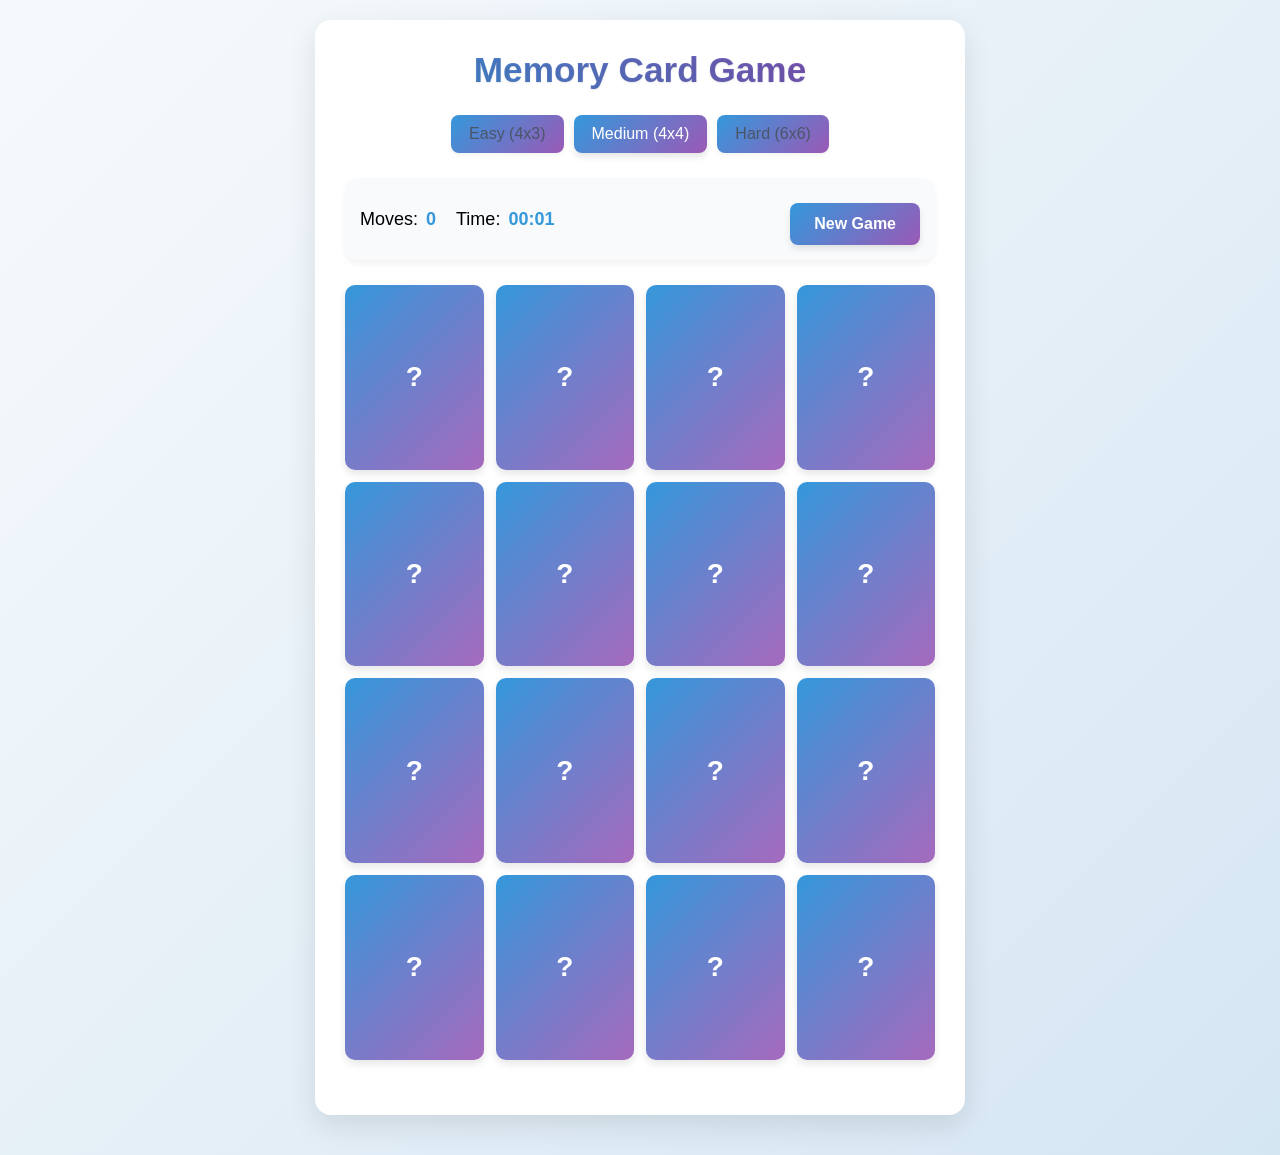
<file: index.html>
<!DOCTYPE html>
<html lang="en">
<head>
    <meta charset="UTF-8">
    <meta name="viewport" content="width=device-width, initial-scale=1.0">
    <title>Memory Card Game</title>
    <link rel="stylesheet" href="style.css">
</head>
<body>
    <div class="game-container">
        <h1>Memory Card Game</h1>
        
        <div class="difficulty-selector">
            <button class="difficulty-btn" data-grid="4x3">Easy (4x3)</button>
            <button class="difficulty-btn active" data-grid="4x4">Medium (4x4)</button>
            <button class="difficulty-btn" data-grid="6x6">Hard (6x6)</button>
        </div>
        
        <div class="game-info">
            <div class="stats">
                <div>Moves: <span id="moves">0</span></div>
                <div>Time: <span id="timer">00:00</span></div>
            </div>
            <div class="controls">
                <button id="new-game">New Game</button>
            </div>
        </div>
        
        <div class="game-grid" id="game-grid"></div>
    </div>
    
    <div class="congratulations" id="congratulations">
        <div class="congratulations-content">
            <h2>Congratulations!</h2>
            <p>You have successfully matched all pairs!</p>
            <div class="score-info">
                <p>Moves: <span id="final-moves">0</span></p>
                <p>Time: <span id="final-time">00:00</span></p>
            </div>
            <button id="play-again">Play Again</button>
        </div>
    </div>
    
    <script src="data.js"></script>
       
    
</body>
</html>
</file>
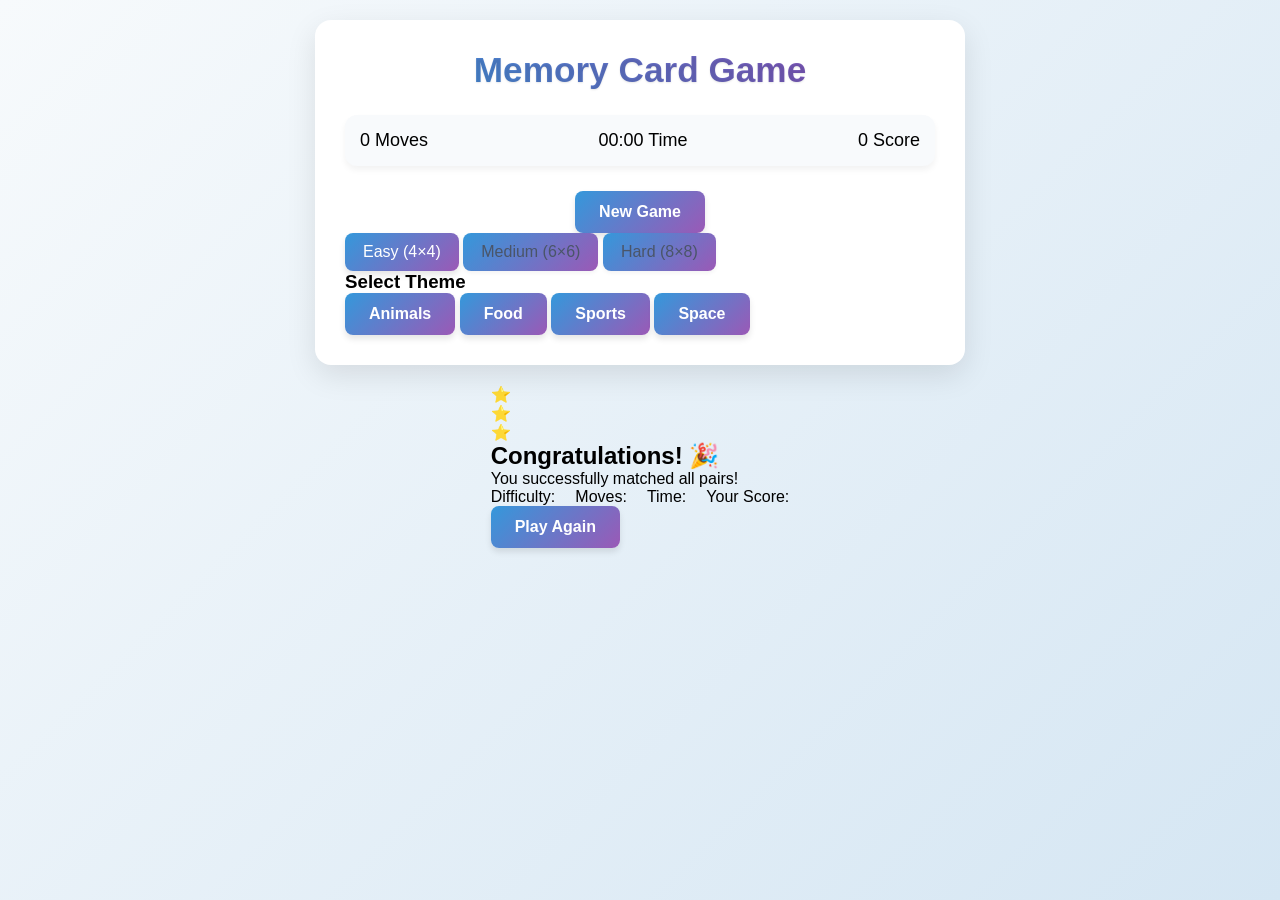
<file: system.html>
<!DOCTYPE html>
<html lang="en">
<head>
    <meta charset="UTF-8">
    <meta name="viewport" content="width=device-width, initial-scale=1.0">
    <title>Memory Card Game</title>
    <link rel="stylesheet" href="style.css">
</head>
<body>
    <div class="game-container">
        <h1>Memory Card Game</h1>
        
        <div class="game-info">
            <div class="info-item">
                <span class="info-value" id="moves">0</span>
                <span class="info-label">Moves</span>
            </div>
            <div class="info-item">
                <span class="info-value" id="timer">00:00</span>
                <span class="info-label">Time</span>
            </div>
            <div class="info-item">
                <span class="info-value" id="score">0</span>
                <span class="info-label">Score</span>
            </div>
        </div>
        
        <div id="memory-grid" class="memory-grid"></div>
        
        <div class="controls">
            <button id="new-game-btn">New Game</button>
        </div>
        
        <div class="difficulty-controls">
            <button class="difficulty-btn active" data-size="4" data-difficulty="easy">Easy (4×4)</button>
            <button class="difficulty-btn" data-size="6" data-difficulty="medium">Medium (6×6)</button>
            <button class="difficulty-btn" data-size="8" data-difficulty="hard">Hard (8×8)</button>
        </div>
        
        <div class="theme-controls">
            <h3>Select Theme</h3>
            <div class="theme-buttons">
                <button class="theme-btn active" data-theme="animals">Animals</button>
                <button class="theme-btn" data-theme="food">Food</button>
                <button class="theme-btn" data-theme="sports">Sports</button>
                <button class="theme-btn" data-theme="space">Space</button>
            </div>
        </div>
    </div>
    
    <div id="congratulations-modal" class="modal">
        <div class="modal-content">
            <div class="modal-stars">
                <div class="star">⭐</div>
                <div class="star">⭐</div>
                <div class="star">⭐</div>
            </div>
            <h2>Congratulations! 🎉</h2>
            <p>You successfully matched all pairs!</p>
            <div class="stats">
                <p>Difficulty: <span id="final-difficulty"></span></p>
                <p>Moves: <span id="final-moves"></span></p>
                <p>Time: <span id="final-time"></span></p>
                <p>Your Score: <span id="final-score" class="score"></span></p>
            </div>
            <button id="play-again-btn">Play Again</button>
        </div>
    </div>

    <script src="data.js"></script>
</body>
</html>
</file>
<file: style.css>
* {
            margin: 0;
            padding: 0;
            box-sizing: border-box;
            font-family: 'Poppins', sans-serif;
        }
        
        body {
            background-color: #f7fafc;
            background-image: linear-gradient(135deg, #f7fafc 0%, #d5e6f3 100%);
            display: flex;
            flex-direction: column;
            align-items: center;
            min-height: 100vh;
            padding: 20px;
        }
        
        .game-container {
            width: 100%;
            max-width: 650px;
            background-color: #fff;
            border-radius: 16px;
            box-shadow: 0 10px 30px rgba(0, 0, 0, 0.1);
            padding: 30px;
            margin-bottom: 20px;
            transform: translateY(0);
            animation: float 6s ease-in-out infinite;
        }
        
        @keyframes float {
            0% { transform: translateY(0px); }
            50% { transform: translateY(-10px); }
            100% { transform: translateY(0px); }
        }
        
        h1 {
            color: #2c3e50;
            text-align: center;
            margin-bottom: 25px;
            font-weight: 700;
            font-size: 2.2rem;
            text-shadow: 0 1px 2px rgba(0,0,0,0.1);
            background: linear-gradient(45deg, #3498db, #8e44ad);
            -webkit-background-clip: text;
            -webkit-text-fill-color: transparent;
        }
        
        .game-info {
            display: flex;
            justify-content: space-between;
            margin-bottom: 25px;
            font-size: 18px;
            background-color: #f8fafc;
            padding: 15px;
            border-radius: 12px;
            box-shadow: 0 4px 6px rgba(0,0,0,0.05);
        }
        
        .stats {
            display: flex;
            gap: 20px;
            font-weight: 500;
        }
        
        .stats div {
            display: flex;
            align-items: center;
            gap: 8px;
        }
        
        .stats div span {
            font-weight: 600;
            color: #3498db;
        }
        
        .game-grid {
            display: grid;
            grid-template-columns: repeat(4, 1fr);
            gap: 12px;
            margin-bottom: 25px;
            perspective: 1000px;
        }
        
        .card {
            aspect-ratio: 3/4;
            perspective: 1000px;
            cursor: pointer;
            transform: scale(1);
            transition: transform 0.3s ease;
        }
        
        .card:hover {
            transform: scale(1.03);
            z-index: 1;
        }
        
        .card.flipped:hover {
            transform: scale(1);
        }
        
        .card-inner {
            position: relative;
            width: 100%;
            height: 100%;
            transform-style: preserve-3d;
            transition: transform 0.6s cubic-bezier(0.175, 0.885, 0.32, 1.275);
            box-shadow: 0 4px 8px rgba(0,0,0,0.1);
            border-radius: 10px;
        }
        
        .card.flipped .card-inner {
            transform: rotateY(180deg);
        }
        
        .card.matched .card-inner {
            box-shadow: 0 0 15px rgba(46, 204, 113, 0.5);
            animation: pulse 1.5s infinite;
        }
        
        @keyframes pulse {
            0% { box-shadow: 0 0 0 0 rgba(46, 204, 113, 0.7); }
            70% { box-shadow: 0 0 0 10px rgba(46, 204, 113, 0); }
            100% { box-shadow: 0 0 0 0 rgba(46, 204, 113, 0); }
        }
        
        .card-face {
            position: absolute;
            width: 100%;
            height: 100%;
            backface-visibility: hidden;
            border-radius: 10px;
            display: flex;
            align-items: center;
            justify-content: center;
            overflow: hidden;
        }
        
        .card-front {
            background: linear-gradient(135deg, #3498db, #9b59b6);
            color: white;
            font-size: 28px;
            font-weight: bold;
        }
        
        .card-front::after {
            content: '';
            position: absolute;
            top: 0;
            left: 0;
            width: 100%;
            height: 100%;
            background: linear-gradient(135deg, transparent, rgba(255,255,255,0.1));
            pointer-events: none;
        }
        
        .card-back {
            background-color: #fff;
            transform: rotateY(180deg);
            border: 2px solid #9b59b6;
            box-shadow: inset 0 0 10px rgba(0,0,0,0.1);
        }
        
        .card-back img {
            max-width: 80%;
            max-height: 80%;
            object-fit: contain;
        }
        
        .controls {
            display: flex;
            justify-content: center;
            margin-top: 10px;
        }
        
        button {
            background: linear-gradient(135deg, #3498db, #9b59b6);
            color: white;
            border: none;
            padding: 12px 24px;
            border-radius: 8px;
            cursor: pointer;
            font-size: 16px;
            font-weight: 600;
            transition: all 0.3s ease;
            box-shadow: 0 4px 6px rgba(0,0,0,0.1);
        }
        
        button:hover {
            transform: translateY(-2px);
            box-shadow: 0 6px 12px rgba(0,0,0,0.15);
        }
        
        button:active {
            transform: translateY(0);
            box-shadow: 0 2px 4px rgba(0,0,0,0.1);
        }
        
        .congratulations {
            display: none;
            position: fixed;
            top: 0;
            left: 0;
            width: 100%;
            height: 100%;
            background-color: rgba(0, 0, 0, 0.85);
            z-index: 10;
            align-items: center;
            justify-content: center;
            opacity: 0;
            transition: opacity 0.3s ease;
        }
        
        .congratulations.show {
            opacity: 1;
        }
        
        .congratulations-content {
            background-color: white;
            padding: 40px;
            border-radius: 16px;
            text-align: center;
            max-width: 80%;
            box-shadow: 0 15px 30px rgba(0,0,0,0.2);
            transform: scale(0.8);
            transition: transform 0.4s cubic-bezier(0.175, 0.885, 0.32, 1.275);
            animation: zoomIn 0.5s forwards;
        }
        
        @keyframes zoomIn {
            0% { transform: scale(0.8); opacity: 0; }
            100% { transform: scale(1); opacity: 1; }
        }
        
        .congratulations h2 {
            color: #2c3e50;
            margin-bottom: 20px;
            font-size: 2rem;
            background: linear-gradient(45deg, #3498db, #8e44ad);
            -webkit-background-clip: text;
            -webkit-text-fill-color: transparent;
        }
        
        .congratulations p {
            margin-bottom: 15px;
            font-size: 1.1rem;
        }
        
        .congratulations button {
            margin-top: 20px;
        }
        
        /* Confetti animation */
        .confetti {
            position: absolute;
            width: 10px;
            height: 10px;
            background-color: #f00;
            opacity: 0;
        }
        
        /* Responsive design */
        @media (max-width: 600px) {
            .game-grid {
                grid-template-columns: repeat(3, 1fr);
            }
            
            h1 {
                font-size: 1.8rem;
            }
        }
        
        @media (max-width: 400px) {
            .game-grid {
                grid-template-columns: repeat(2, 1fr);
            }
            
            .game-info {
                flex-direction: column;
                gap: 10px;
                align-items: center;
            }
            
            h1 {
                font-size: 1.6rem;
            }
        }
        
        .difficulty-selector {
            margin-bottom: 25px;
            display: flex;
            gap: 10px;
            justify-content: center;
            flex-wrap: wrap;
        }
        
        .difficulty-btn {
            background-color: #e2e8f0;
            color: #4a5568;
            border: none;
            padding: 10px 18px;
            border-radius: 8px;
            cursor: pointer;
            font-weight: 500;
            box-shadow: 0 2px 4px rgba(0,0,0,0.05);
            transition: all 0.3s ease;
        }
        
        .difficulty-btn:hover {
            background-color: #cbd5e0;
            transform: translateY(-2px);
        }
        
        .difficulty-btn.active {
            background: linear-gradient(135deg, #3498db, #9b59b6);
            color: white;
            box-shadow: 0 4px 6px rgba(0,0,0,0.1);
        }
        
        /* Score display in congratulations */
        .score-info {
            background-color: #f8fafc;
            padding: 15px;
            border-radius: 10px;
            margin: 15px 0;
            display: inline-block;
        }
        
        .score-info p {
            margin: 5px 0;
            font-weight: 500;
        }
        
        .score-info span {
            font-weight: 600;
            color: #3498db;
        }
</file>
